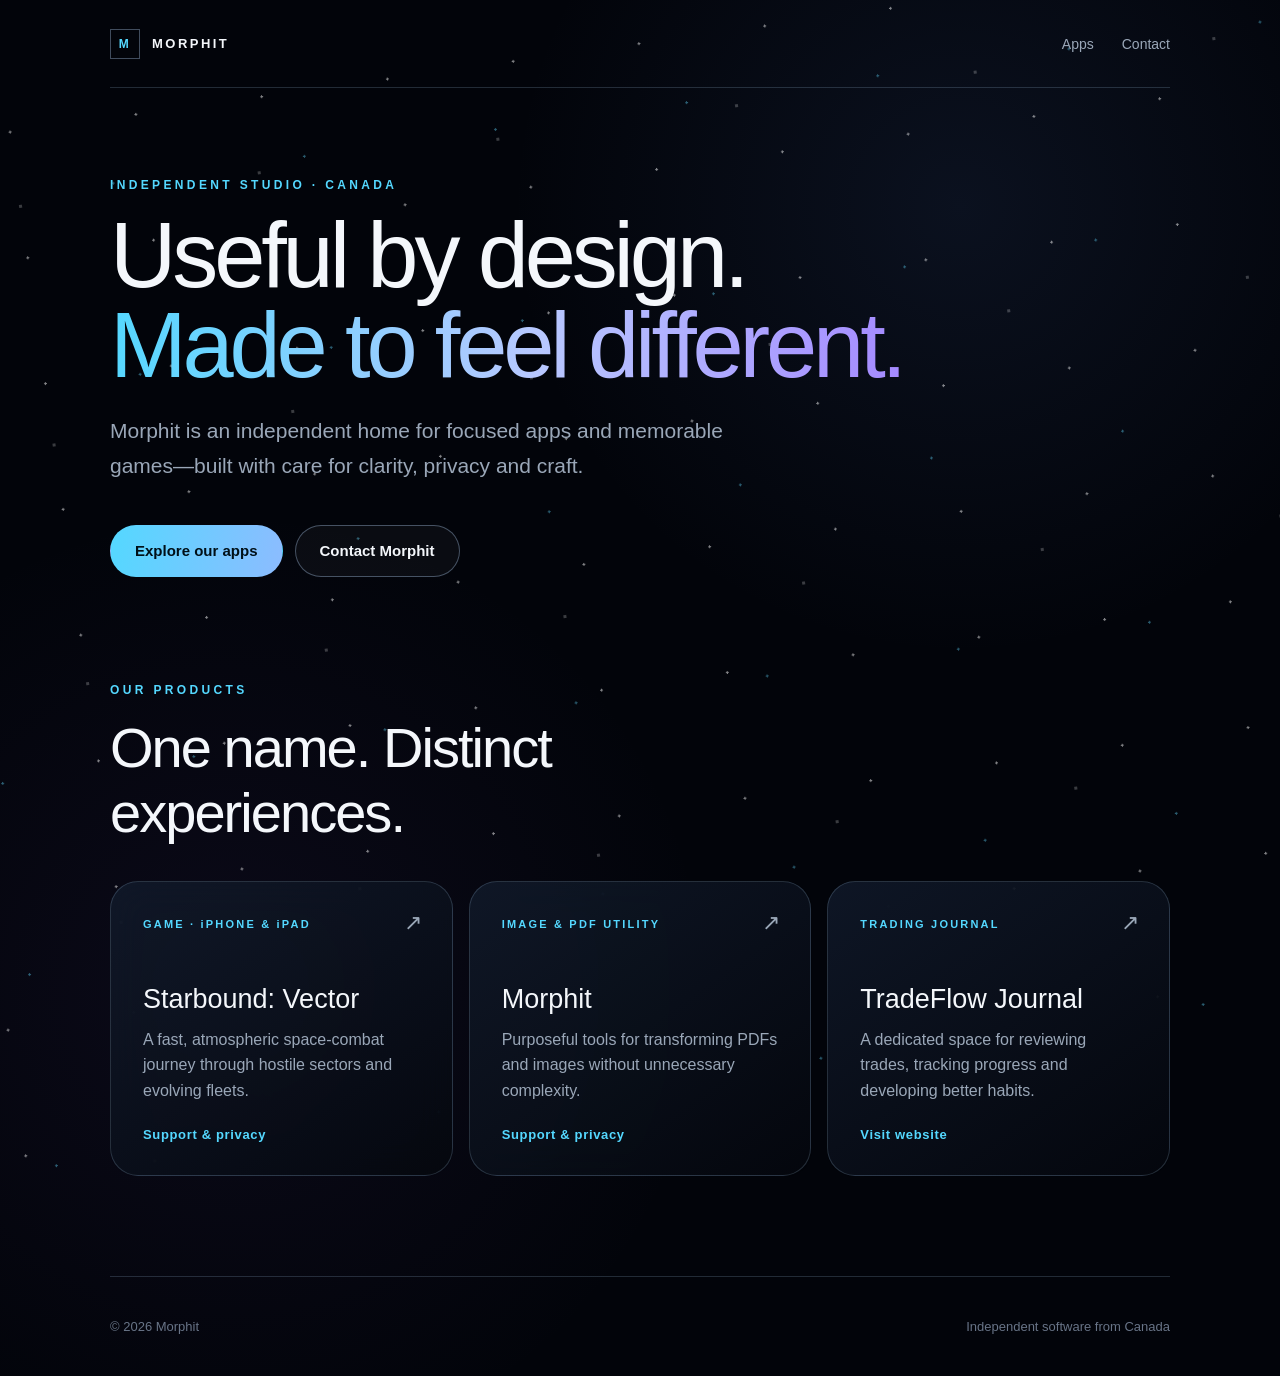
<file: index.html>
<!doctype html>
<html lang="en">
<head>
  <meta charset="utf-8">
  <meta name="viewport" content="width=device-width, initial-scale=1">
  <meta name="description" content="Morphit creates focused, thoughtfully designed apps and games.">
  <meta name="theme-color" content="#02040a">
  <title>Morphit — Independent Apps &amp; Games</title>
  <link rel="stylesheet" href="styles.css">
</head>
<body>
  <div class="stars stars-a" aria-hidden="true"></div>
  <div class="stars stars-b" aria-hidden="true"></div>
  <header class="site-header shell">
    <a class="brand" href="index.html" aria-label="Morphit home">
      <span class="brand-mark" aria-hidden="true">M</span>
      <span>MORPHIT</span>
    </a>
    <nav aria-label="Primary navigation">
      <a href="#products">Apps</a>
      <a href="mailto:morphit.support@gmail.com">Contact</a>
    </nav>
  </header>

  <main>
    <section class="hero shell">
      <p class="eyebrow">INDEPENDENT STUDIO · CANADA</p>
      <h1>Useful by design.<br><span>Made to feel different.</span></h1>
      <p class="hero-copy">Morphit is an independent home for focused apps and memorable games—built with care for clarity, privacy and craft.</p>
      <div class="actions">
        <a class="button primary" href="#products">Explore our apps</a>
        <a class="button secondary" href="mailto:morphit.support@gmail.com">Contact Morphit</a>
      </div>
    </section>

    <section id="products" class="products shell" aria-labelledby="products-title">
      <p class="eyebrow">OUR PRODUCTS</p>
      <h2 id="products-title" class="section-title">One name. Distinct experiences.</h2>
      <div class="cards product-cards">
        <a class="card featured-card" href="starbound-vector/index.html">
          <span class="card-number">GAME · iPHONE &amp; iPAD</span>
          <h2>Starbound: Vector</h2>
          <p>A fast, atmospheric space-combat journey through hostile sectors and evolving fleets.</p>
          <span class="card-link">Support &amp; privacy</span>
          <span class="arrow" aria-hidden="true">↗</span>
        </a>
        <a class="card" href="support.html">
          <span class="card-number">IMAGE &amp; PDF UTILITY</span>
          <h2>Morphit</h2>
          <p>Purposeful tools for transforming PDFs and images without unnecessary complexity.</p>
          <span class="card-link">Support &amp; privacy</span>
          <span class="arrow" aria-hidden="true">↗</span>
        </a>
        <a class="card" href="https://tradeflowjournal.com">
          <span class="card-number">TRADING JOURNAL</span>
          <h2>TradeFlow Journal</h2>
          <p>A dedicated space for reviewing trades, tracking progress and developing better habits.</p>
          <span class="card-link">Visit website</span>
          <span class="arrow" aria-hidden="true">↗</span>
        </a>
      </div>
    </section>
  </main>

  <footer class="shell">
    <span>© 2026 Morphit</span>
    <span>Independent software from Canada</span>
  </footer>
</body>
</html>
</file>
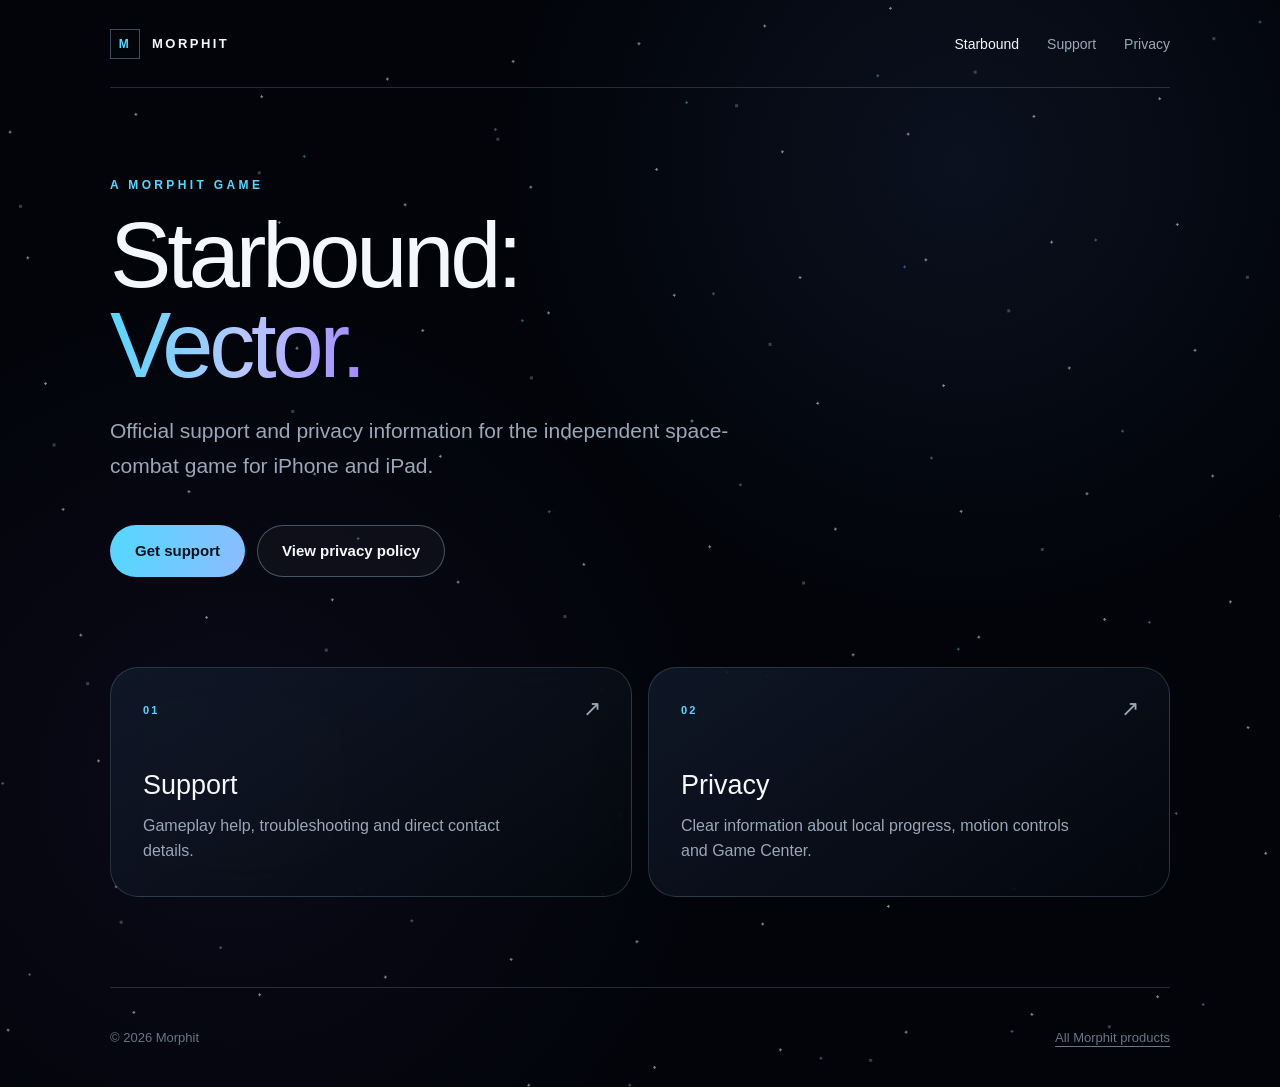
<file: starbound-vector/index.html>
<!doctype html>
<html lang="en">
<head>
  <meta charset="utf-8">
  <meta name="viewport" content="width=device-width, initial-scale=1">
  <meta name="description" content="Official support and privacy information for Starbound: Vector by Morphit.">
  <meta name="theme-color" content="#02040a">
  <title>Starbound: Vector — Morphit</title>
  <link rel="stylesheet" href="../styles.css">
</head>
<body>
  <div class="stars stars-a" aria-hidden="true"></div>
  <div class="stars stars-b" aria-hidden="true"></div>
  <header class="site-header shell">
    <a class="brand" href="../index.html" aria-label="Morphit home">
      <span class="brand-mark" aria-hidden="true">M</span>
      <span>MORPHIT</span>
    </a>
    <nav aria-label="Primary navigation">
      <a aria-current="page" href="index.html">Starbound</a>
      <a href="support.html">Support</a>
      <a href="privacy.html">Privacy</a>
    </nav>
  </header>

  <main>
    <section class="hero shell product-hero">
      <p class="eyebrow">A MORPHIT GAME</p>
      <h1>Starbound:<br><span>Vector.</span></h1>
      <p class="hero-copy">Official support and privacy information for the independent space-combat game for iPhone and iPad.</p>
      <div class="actions">
        <a class="button primary" href="support.html">Get support</a>
        <a class="button secondary" href="privacy.html">View privacy policy</a>
      </div>
    </section>

    <section class="cards shell" aria-label="Starbound Vector information">
      <a class="card" href="support.html">
        <span class="card-number">01</span>
        <h2>Support</h2>
        <p>Gameplay help, troubleshooting and direct contact details.</p>
        <span class="arrow" aria-hidden="true">↗</span>
      </a>
      <a class="card" href="privacy.html">
        <span class="card-number">02</span>
        <h2>Privacy</h2>
        <p>Clear information about local progress, motion controls and Game Center.</p>
        <span class="arrow" aria-hidden="true">↗</span>
      </a>
    </section>
  </main>

  <footer class="shell">
    <span>© 2026 Morphit</span>
    <a href="../index.html">All Morphit products</a>
  </footer>
</body>
</html>
</file>
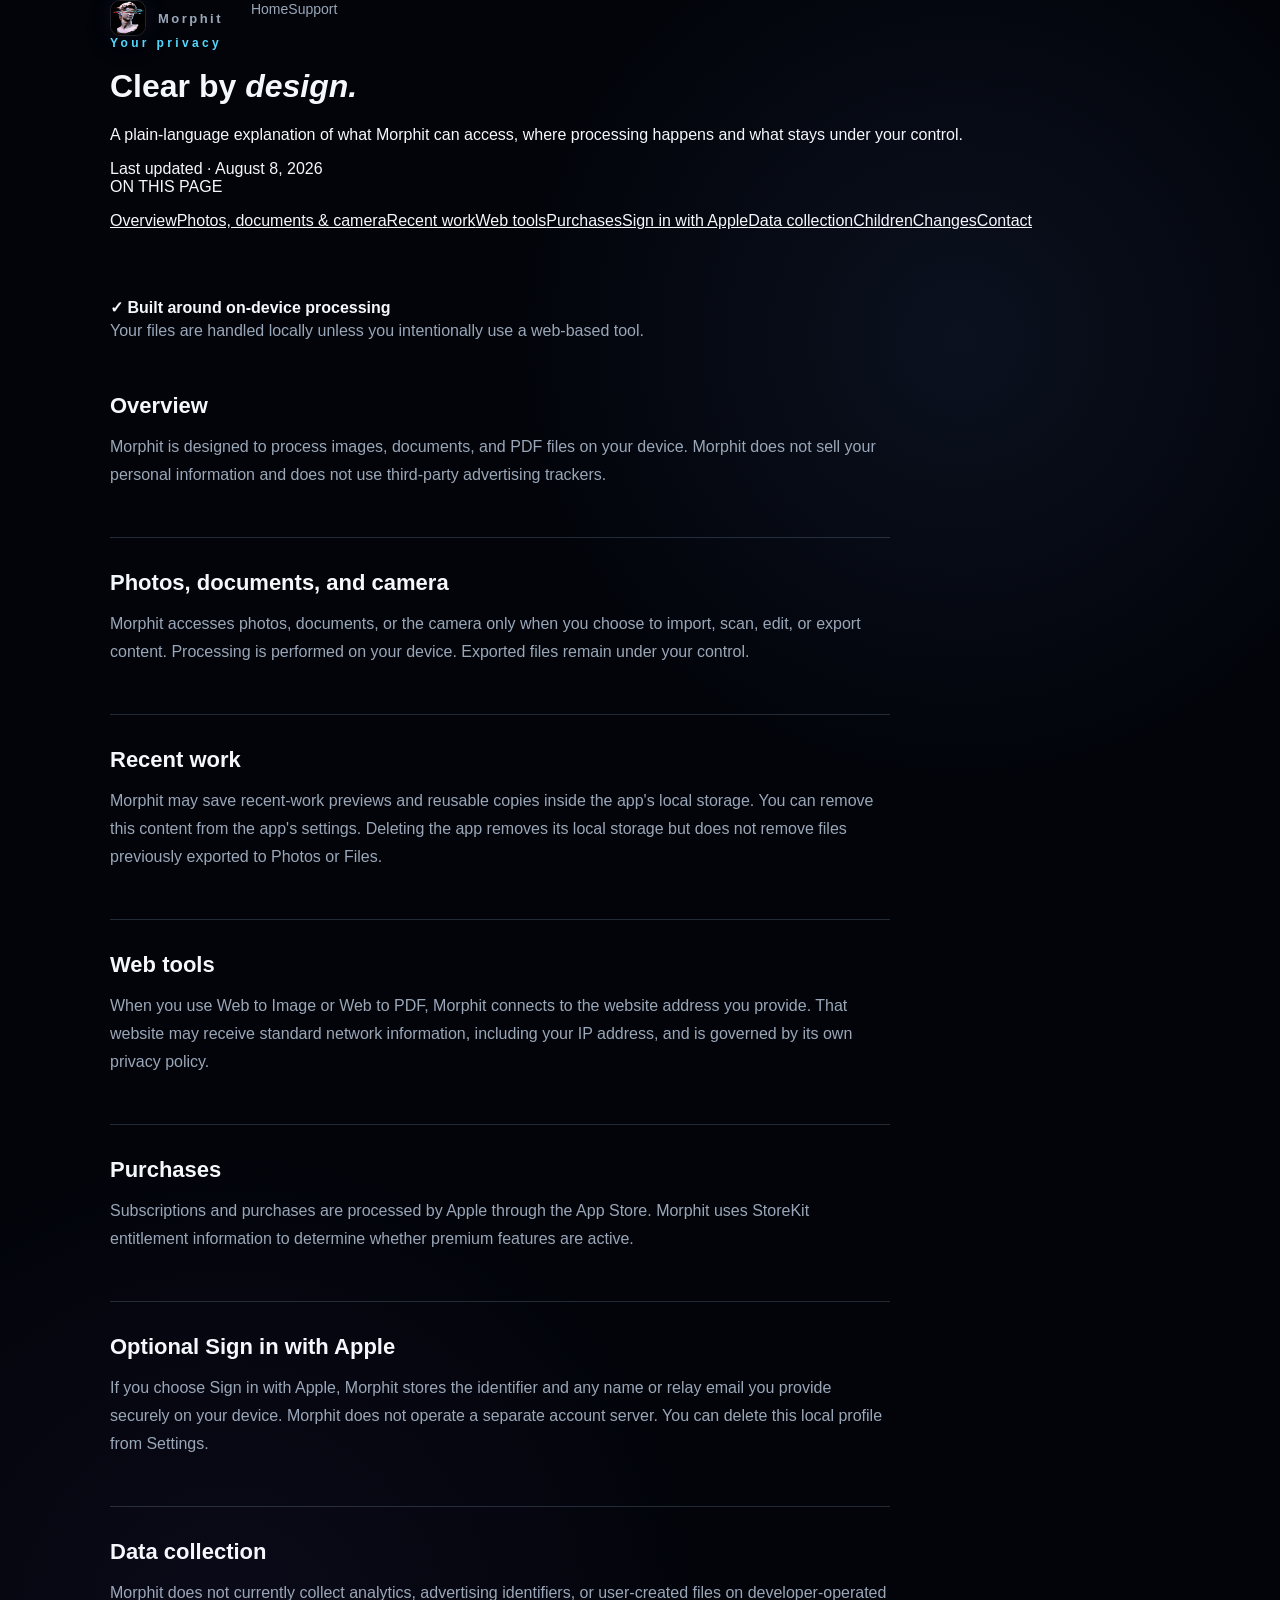
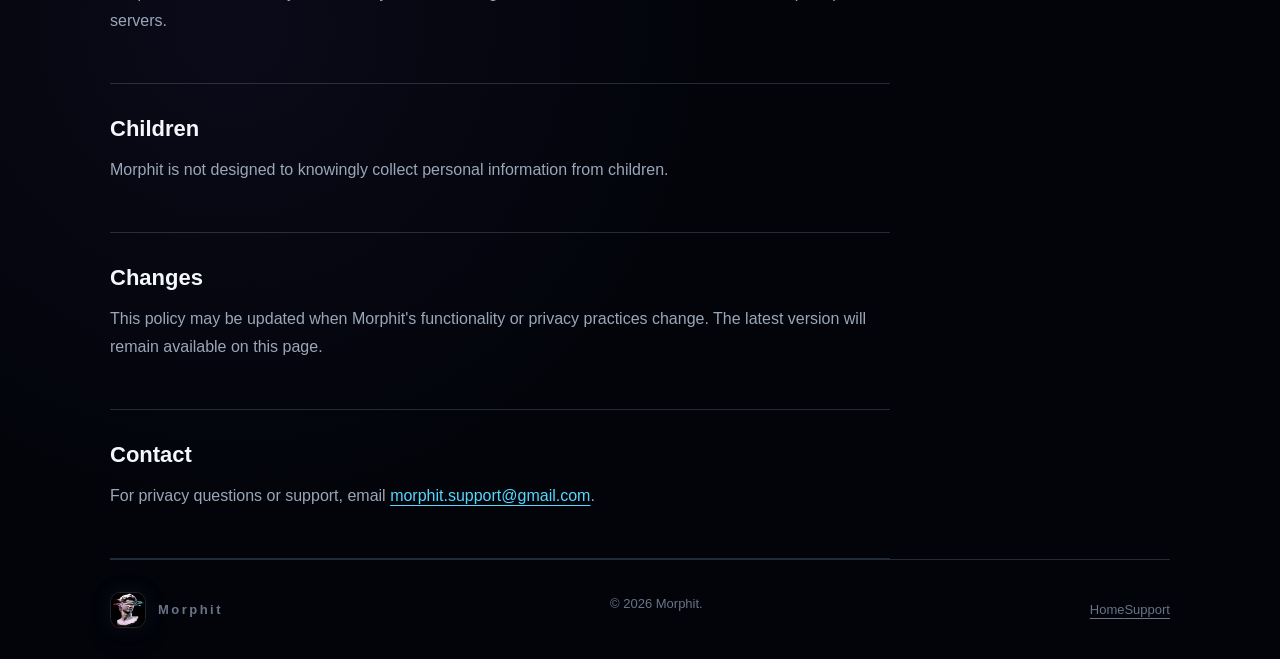
<file: privacy.html>
<!DOCTYPE html>
<html lang="en"><head><meta charset="UTF-8"><meta name="viewport" content="width=device-width,initial-scale=1"><meta name="description" content="Morphit Privacy Policy."><title>Morphit Privacy Policy</title><link rel="icon" type="image/png" href="morphit-icon.png"><link rel="apple-touch-icon" href="morphit-icon.png"><link rel="stylesheet" href="styles.css"><link rel="stylesheet" href="icon.css"></head><body>
<nav class="nav shell"><a class="brand" href="index.html"><img class="brand-icon" src="morphit-icon.png" alt="">Morphit</a><div class="nav-links"><a href="index.html">Home</a><a class="nav-pill" href="support.html">Support</a></div></nav>
<main><header class="page-hero shell"><div class="eyebrow"><span></span>Your privacy</div><h1>Clear by <em>design.</em></h1><p>A plain-language explanation of what Morphit can access, where processing happens and what stays under your control.</p><span class="updated">Last updated · August 8, 2026</span></header><div class="privacy-layout shell"><aside class="toc"><p>ON THIS PAGE</p><a href="#overview">Overview</a><a href="#files">Photos, documents & camera</a><a href="#recent">Recent work</a><a href="#web">Web tools</a><a href="#purchases">Purchases</a><a href="#signin">Sign in with Apple</a><a href="#collection">Data collection</a><a href="#children">Children</a><a href="#changes">Changes</a><a href="#contact">Contact</a></aside><article class="policy"><div class="principle"><b>✓ Built around on-device processing</b><p>Your files are handled locally unless you intentionally use a web-based tool.</p></div>
<section id="overview"><h2>Overview</h2><p>Morphit is designed to process images, documents, and PDF files on your device. Morphit does not sell your personal information and does not use third-party advertising trackers.</p></section>
<section id="files"><h2>Photos, documents, and camera</h2><p>Morphit accesses photos, documents, or the camera only when you choose to import, scan, edit, or export content. Processing is performed on your device. Exported files remain under your control.</p></section>
<section id="recent"><h2>Recent work</h2><p>Morphit may save recent-work previews and reusable copies inside the app's local storage. You can remove this content from the app's settings. Deleting the app removes its local storage but does not remove files previously exported to Photos or Files.</p></section>
<section id="web"><h2>Web tools</h2><p>When you use Web to Image or Web to PDF, Morphit connects to the website address you provide. That website may receive standard network information, including your IP address, and is governed by its own privacy policy.</p></section>
<section id="purchases"><h2>Purchases</h2><p>Subscriptions and purchases are processed by Apple through the App Store. Morphit uses StoreKit entitlement information to determine whether premium features are active.</p></section>
<section id="signin"><h2>Optional Sign in with Apple</h2><p>If you choose Sign in with Apple, Morphit stores the identifier and any name or relay email you provide securely on your device. Morphit does not operate a separate account server. You can delete this local profile from Settings.</p></section>
<section id="collection"><h2>Data collection</h2><p>Morphit does not currently collect analytics, advertising identifiers, or user-created files on developer-operated servers.</p></section>
<section id="children"><h2>Children</h2><p>Morphit is not designed to knowingly collect personal information from children.</p></section>
<section id="changes"><h2>Changes</h2><p>This policy may be updated when Morphit's functionality or privacy practices change. The latest version will remain available on this page.</p></section>
<section id="contact"><h2>Contact</h2><p>For privacy questions or support, email <a href="mailto:morphit.support@gmail.com">morphit.support@gmail.com</a>.</p></section></article></div></main>
<footer class="footer shell"><a class="brand" href="index.html"><img class="brand-icon" src="morphit-icon.png" alt="">Morphit</a><p>© 2026 Morphit.</p><div class="footer-links"><a href="index.html">Home</a><a href="support.html">Support</a></div></footer></body></html>
</file>
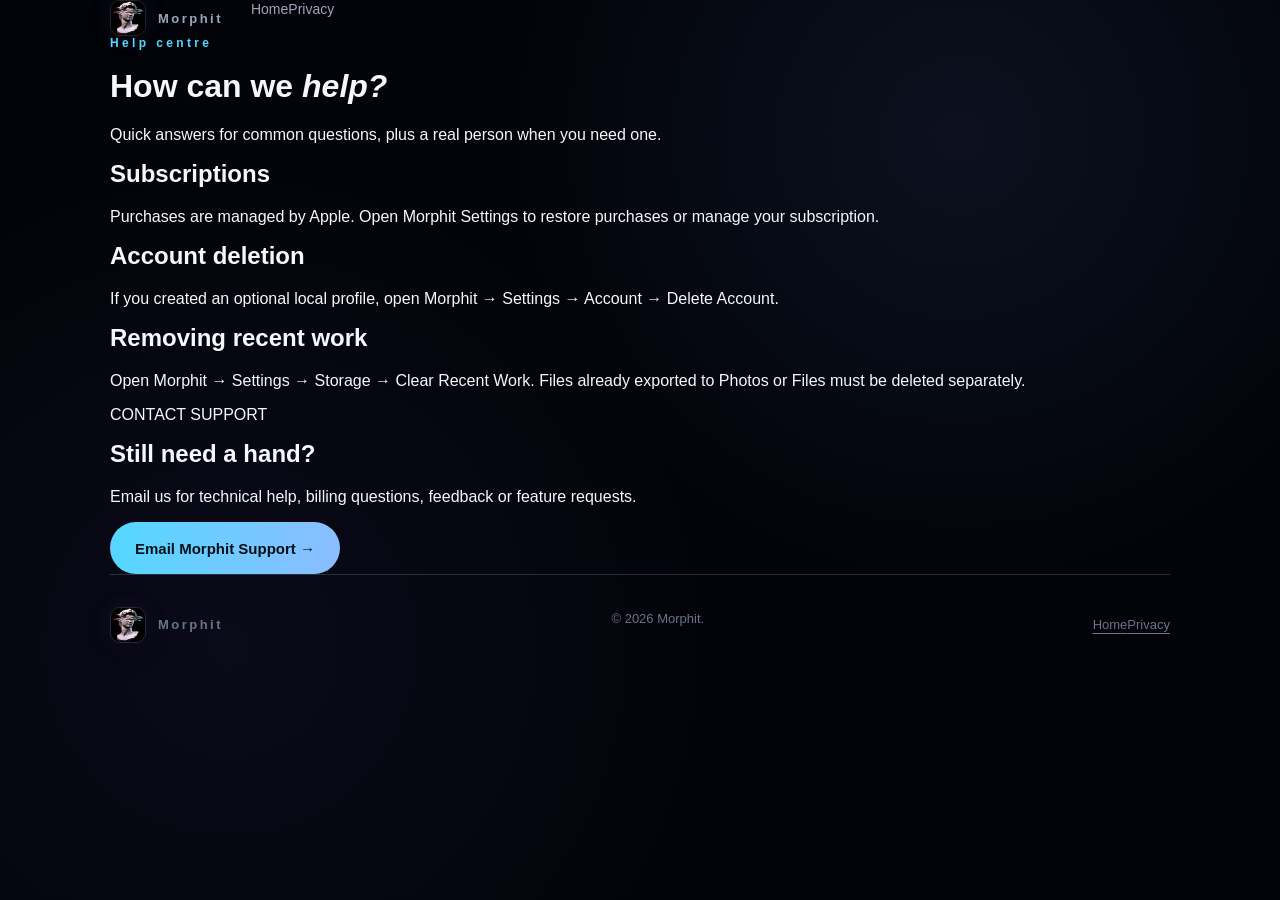
<file: support.html>
<!DOCTYPE html>
<html lang="en"><head><meta charset="UTF-8"><meta name="viewport" content="width=device-width,initial-scale=1"><meta name="description" content="Help and support for Morphit."><title>Morphit Support</title><link rel="icon" type="image/png" href="morphit-icon.png"><link rel="apple-touch-icon" href="morphit-icon.png"><link rel="stylesheet" href="styles.css"><link rel="stylesheet" href="icon.css"></head><body>
<nav class="nav shell"><a class="brand" href="index.html"><img class="brand-icon" src="morphit-icon.png" alt="">Morphit</a><div class="nav-links"><a href="index.html">Home</a><a class="nav-pill" href="privacy.html">Privacy</a></div></nav>
<main><header class="page-hero shell"><div class="eyebrow"><span></span>Help centre</div><h1>How can we <em>help?</em></h1><p>Quick answers for common questions, plus a real person when you need one.</p></header><section class="support-layout shell"><div class="support-topics"><article class="support-card"><h2>Subscriptions</h2><p>Purchases are managed by Apple. Open Morphit Settings to restore purchases or manage your subscription.</p></article><article class="support-card"><h2>Account deletion</h2><p>If you created an optional local profile, open Morphit → Settings → Account → Delete Account.</p></article><article class="support-card"><h2>Removing recent work</h2><p>Open Morphit → Settings → Storage → Clear Recent Work. Files already exported to Photos or Files must be deleted separately.</p></article></div><aside class="contact-card"><p class="mini">CONTACT SUPPORT</p><h2>Still need a hand?</h2><p>Email us for technical help, billing questions, feedback or feature requests.</p><a class="button primary" href="mailto:morphit.support@gmail.com">Email Morphit Support →</a></aside></section></main>
<footer class="footer shell"><a class="brand" href="index.html"><img class="brand-icon" src="morphit-icon.png" alt="">Morphit</a><p>© 2026 Morphit.</p><div class="footer-links"><a href="index.html">Home</a><a href="privacy.html">Privacy</a></div></footer></body></html>
</file>
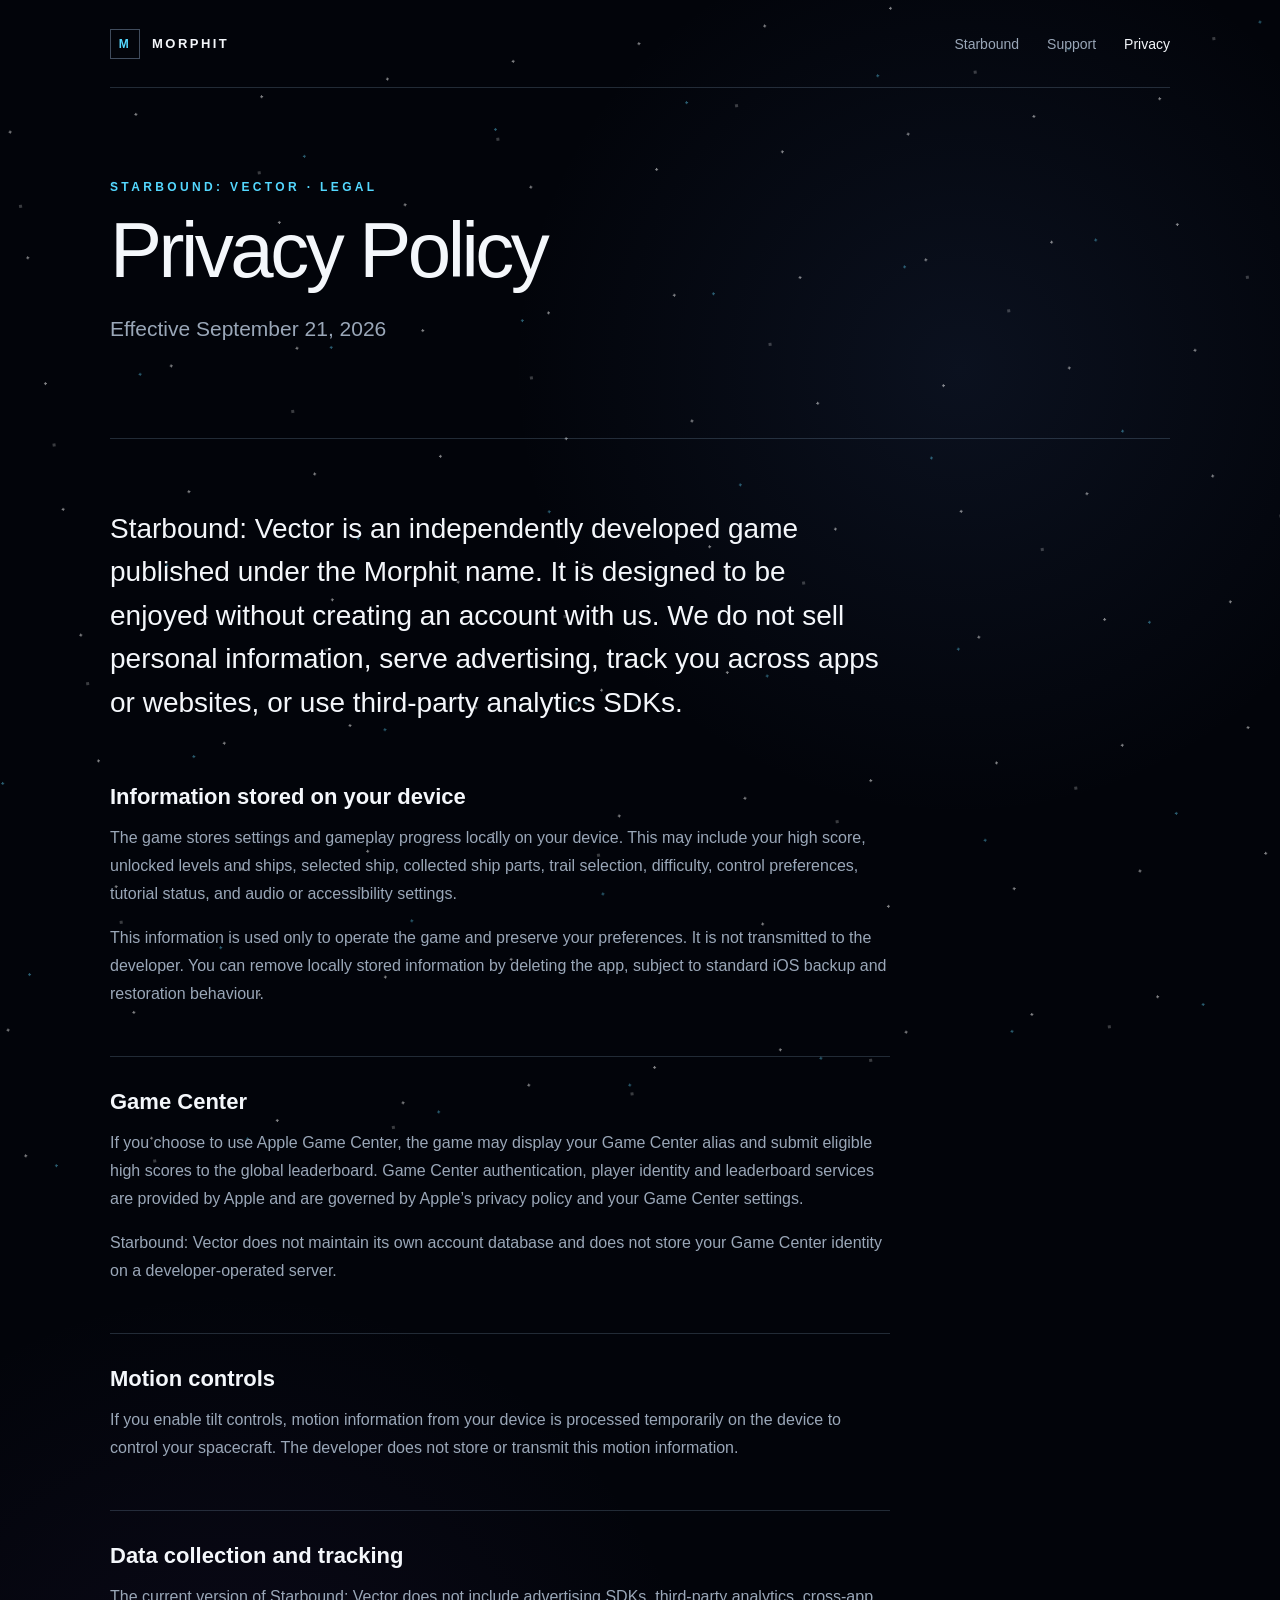
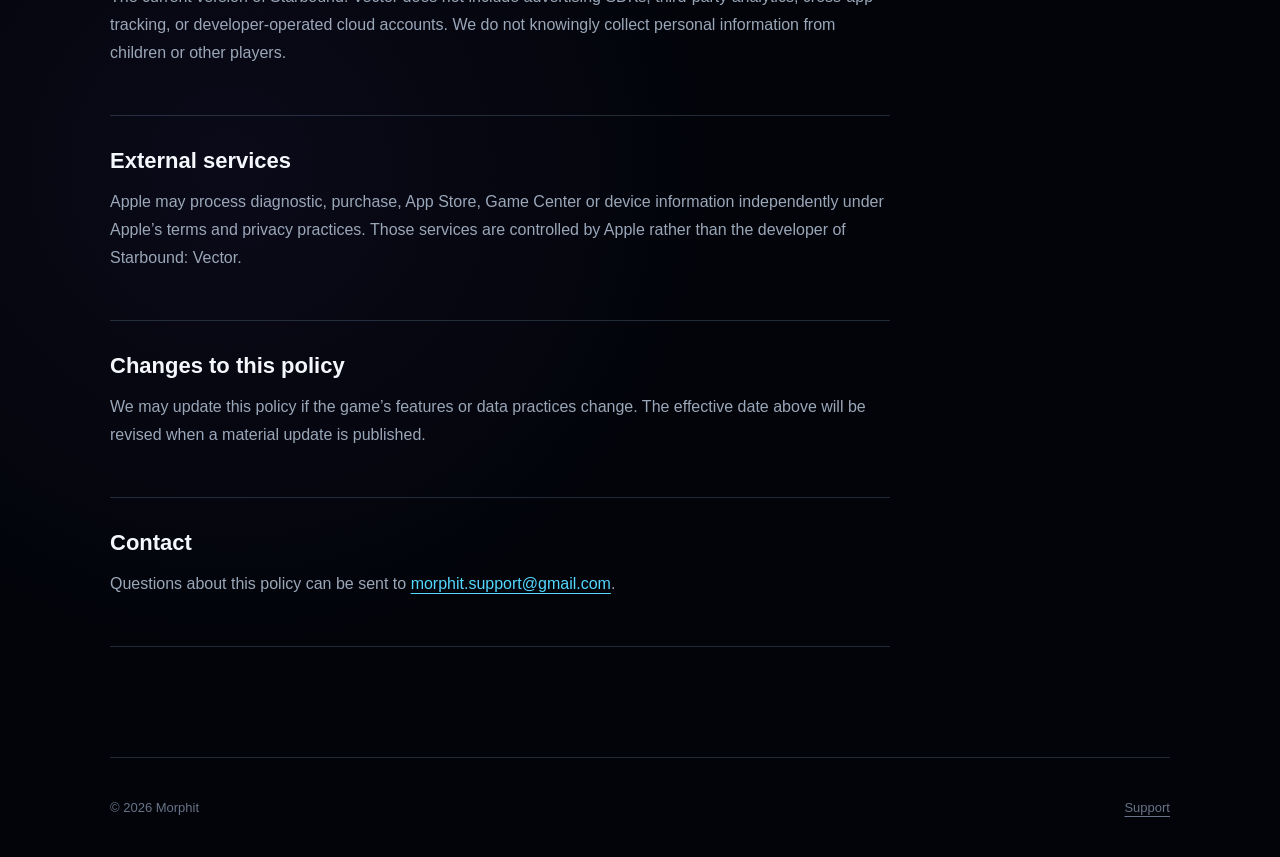
<file: starbound-vector/privacy.html>
<!doctype html>
<html lang="en">
<head>
  <meta charset="utf-8">
  <meta name="viewport" content="width=device-width, initial-scale=1">
  <meta name="description" content="Privacy Policy for Starbound: Vector by Morphit.">
  <meta name="theme-color" content="#02040a">
  <title>Privacy Policy — Starbound: Vector</title>
  <link rel="stylesheet" href="../styles.css">
</head>
<body>
  <div class="stars stars-a" aria-hidden="true"></div>
  <div class="stars stars-b" aria-hidden="true"></div>
  <header class="site-header shell">
    <a class="brand" href="../index.html" aria-label="Morphit home">
      <span class="brand-mark" aria-hidden="true">M</span>
      <span>MORPHIT</span>
    </a>
    <nav aria-label="Primary navigation">
      <a href="index.html">Starbound</a>
      <a href="support.html">Support</a>
      <a aria-current="page" href="privacy.html">Privacy</a>
    </nav>
  </header>

  <main class="document shell">
    <header class="document-heading">
      <p class="eyebrow">STARBOUND: VECTOR · LEGAL</p>
      <h1>Privacy Policy</h1>
      <p>Effective September 21, 2026</p>
    </header>

    <article class="policy">
      <p class="lead">Starbound: Vector is an independently developed game published under the Morphit name. It is designed to be enjoyed without creating an account with us. We do not sell personal information, serve advertising, track you across apps or websites, or use third-party analytics SDKs.</p>

      <section>
        <h2>Information stored on your device</h2>
        <p>The game stores settings and gameplay progress locally on your device. This may include your high score, unlocked levels and ships, selected ship, collected ship parts, trail selection, difficulty, control preferences, tutorial status, and audio or accessibility settings.</p>
        <p>This information is used only to operate the game and preserve your preferences. It is not transmitted to the developer. You can remove locally stored information by deleting the app, subject to standard iOS backup and restoration behaviour.</p>
      </section>

      <section>
        <h2>Game Center</h2>
        <p>If you choose to use Apple Game Center, the game may display your Game Center alias and submit eligible high scores to the global leaderboard. Game Center authentication, player identity and leaderboard services are provided by Apple and are governed by Apple’s privacy policy and your Game Center settings.</p>
        <p>Starbound: Vector does not maintain its own account database and does not store your Game Center identity on a developer-operated server.</p>
      </section>

      <section>
        <h2>Motion controls</h2>
        <p>If you enable tilt controls, motion information from your device is processed temporarily on the device to control your spacecraft. The developer does not store or transmit this motion information.</p>
      </section>

      <section>
        <h2>Data collection and tracking</h2>
        <p>The current version of Starbound: Vector does not include advertising SDKs, third-party analytics, cross-app tracking, or developer-operated cloud accounts. We do not knowingly collect personal information from children or other players.</p>
      </section>

      <section>
        <h2>External services</h2>
        <p>Apple may process diagnostic, purchase, App Store, Game Center or device information independently under Apple’s terms and privacy practices. Those services are controlled by Apple rather than the developer of Starbound: Vector.</p>
      </section>

      <section>
        <h2>Changes to this policy</h2>
        <p>We may update this policy if the game’s features or data practices change. The effective date above will be revised when a material update is published.</p>
      </section>

      <section>
        <h2>Contact</h2>
        <p>Questions about this policy can be sent to <a href="mailto:morphit.support@gmail.com?subject=Starbound%3A%20Vector%20Privacy">morphit.support@gmail.com</a>.</p>
      </section>
    </article>
  </main>

  <footer class="shell">
    <span>© 2026 Morphit</span>
    <a href="support.html">Support</a>
  </footer>
</body>
</html>
</file>
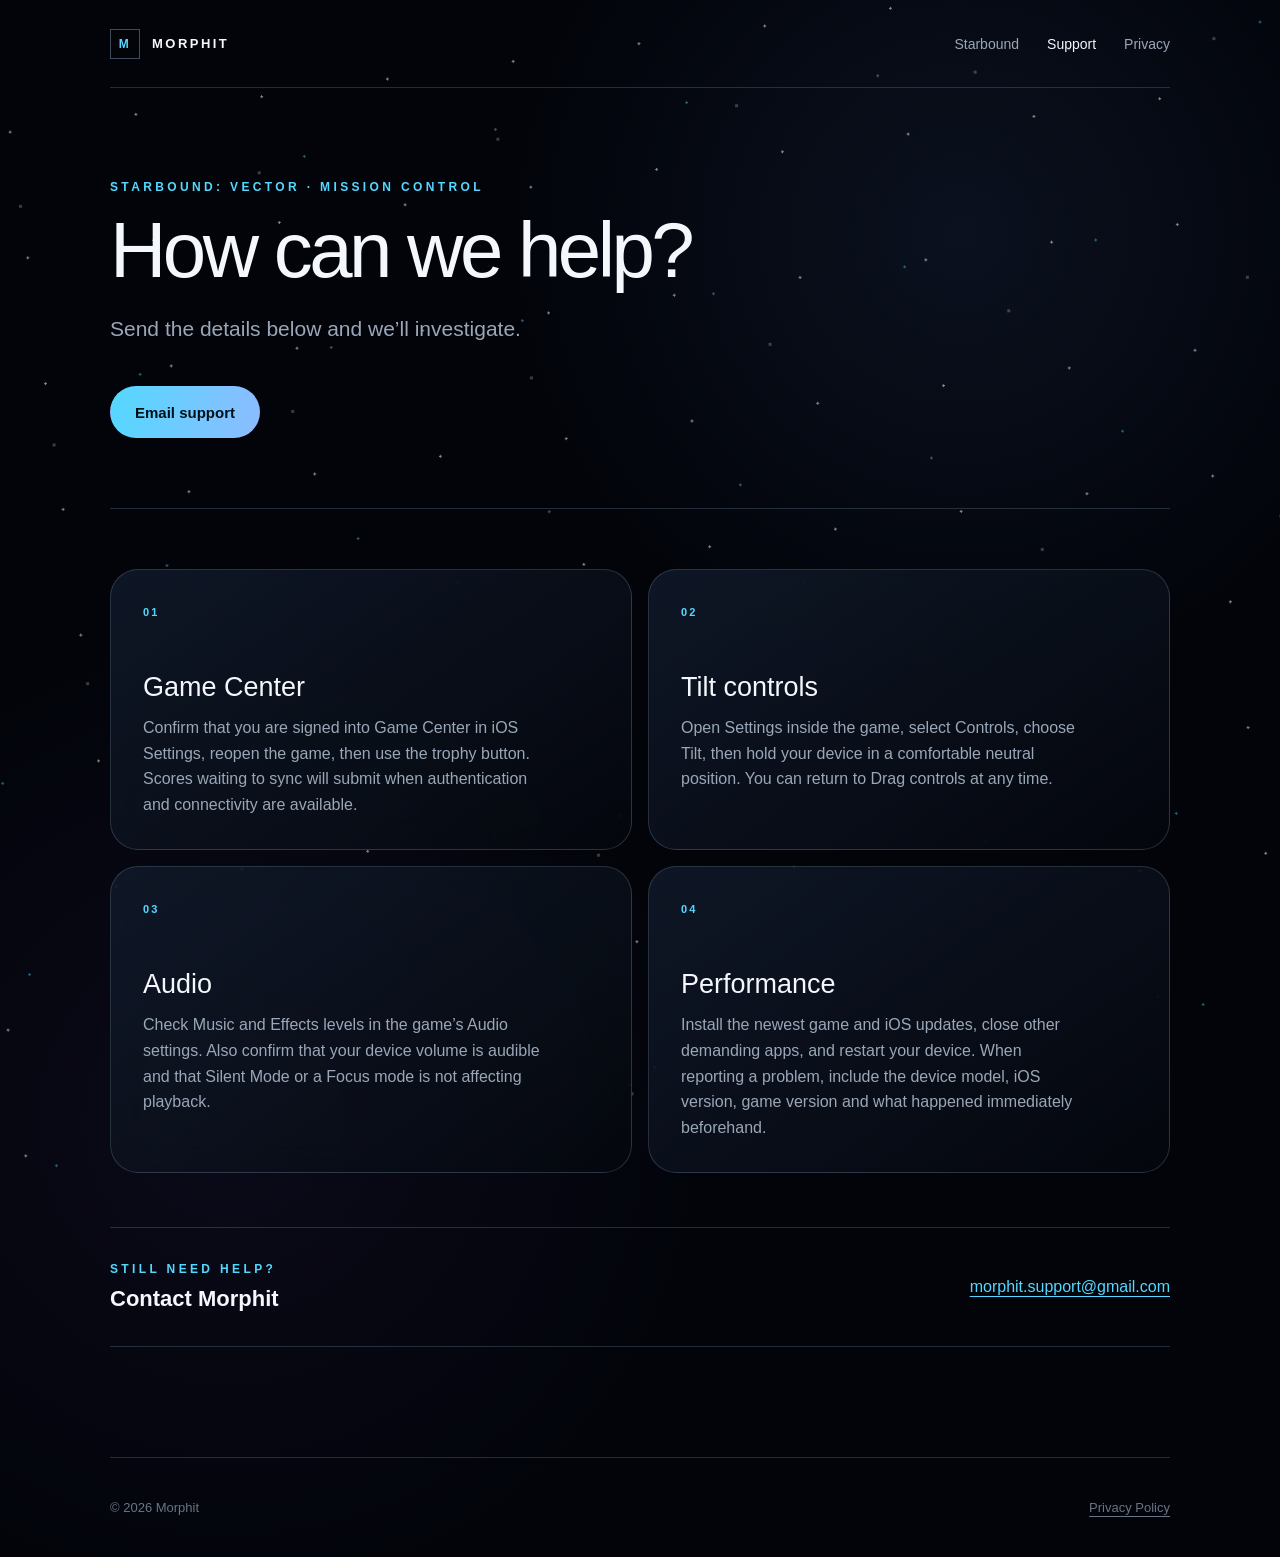
<file: starbound-vector/support.html>
<!doctype html>
<html lang="en">
<head>
  <meta charset="utf-8">
  <meta name="viewport" content="width=device-width, initial-scale=1">
  <meta name="description" content="Support and troubleshooting for Starbound: Vector by Morphit.">
  <meta name="theme-color" content="#02040a">
  <title>Support — Starbound: Vector</title>
  <link rel="stylesheet" href="../styles.css">
</head>
<body>
  <div class="stars stars-a" aria-hidden="true"></div>
  <div class="stars stars-b" aria-hidden="true"></div>
  <header class="site-header shell">
    <a class="brand" href="../index.html" aria-label="Morphit home">
      <span class="brand-mark" aria-hidden="true">M</span>
      <span>MORPHIT</span>
    </a>
    <nav aria-label="Primary navigation">
      <a href="index.html">Starbound</a>
      <a aria-current="page" href="support.html">Support</a>
      <a href="privacy.html">Privacy</a>
    </nav>
  </header>

  <main class="document shell">
    <header class="document-heading">
      <p class="eyebrow">STARBOUND: VECTOR · MISSION CONTROL</p>
      <h1>How can we help?</h1>
      <p>Send the details below and we’ll investigate.</p>
      <a class="button primary" href="mailto:morphit.support@gmail.com?subject=Starbound%3A%20Vector%20Support&amp;body=Device%3A%0AiOS%20version%3A%0AGame%20version%3A%0ADescribe%20the%20issue%3A%0A">Email support</a>
    </header>

    <section class="support-grid">
      <article class="support-panel">
        <span class="card-number">01</span>
        <h2>Game Center</h2>
        <p>Confirm that you are signed into Game Center in iOS Settings, reopen the game, then use the trophy button. Scores waiting to sync will submit when authentication and connectivity are available.</p>
      </article>
      <article class="support-panel">
        <span class="card-number">02</span>
        <h2>Tilt controls</h2>
        <p>Open Settings inside the game, select Controls, choose Tilt, then hold your device in a comfortable neutral position. You can return to Drag controls at any time.</p>
      </article>
      <article class="support-panel">
        <span class="card-number">03</span>
        <h2>Audio</h2>
        <p>Check Music and Effects levels in the game’s Audio settings. Also confirm that your device volume is audible and that Silent Mode or a Focus mode is not affecting playback.</p>
      </article>
      <article class="support-panel">
        <span class="card-number">04</span>
        <h2>Performance</h2>
        <p>Install the newest game and iOS updates, close other demanding apps, and restart your device. When reporting a problem, include the device model, iOS version, game version and what happened immediately beforehand.</p>
      </article>
    </section>

    <section class="contact-strip">
      <div>
        <p class="eyebrow">STILL NEED HELP?</p>
        <h2>Contact Morphit</h2>
      </div>
      <a href="mailto:morphit.support@gmail.com?subject=Starbound%3A%20Vector%20Support">morphit.support@gmail.com</a>
    </section>
  </main>

  <footer class="shell">
    <span>© 2026 Morphit</span>
    <a href="privacy.html">Privacy Policy</a>
  </footer>
</body>
</html>
</file>
<file: styles.css>
:root {
  color-scheme: dark;
  --bg: #02040a;
  --panel: rgba(12, 18, 29, 0.74);
  --line: rgba(185, 218, 255, 0.18);
  --line-strong: rgba(185, 218, 255, 0.34);
  --text: #f4f7fb;
  --muted: #9aa7b8;
  --cyan: #54d8ff;
  --violet: #a489ff;
  --max: 1060px;
}

* { box-sizing: border-box; }

html { scroll-behavior: smooth; }

body {
  min-height: 100vh;
  margin: 0;
  overflow-x: hidden;
  color: var(--text);
  background:
    radial-gradient(circle at 75% 15%, rgba(70, 104, 172, 0.13), transparent 28rem),
    radial-gradient(circle at 18% 72%, rgba(93, 62, 157, 0.10), transparent 30rem),
    var(--bg);
  font-family: -apple-system, BlinkMacSystemFont, "SF Pro Display", "Helvetica Neue", sans-serif;
  -webkit-font-smoothing: antialiased;
}

a { color: inherit; }

.shell {
  width: min(calc(100% - 40px), var(--max));
  margin-inline: auto;
}

.stars {
  position: fixed;
  inset: -30%;
  z-index: -1;
  pointer-events: none;
  background-repeat: repeat;
  transform: rotate(-8deg);
}

.stars-a {
  opacity: 0.55;
  background-image:
    radial-gradient(circle, rgba(255,255,255,.92) 0 1px, transparent 1.4px),
    radial-gradient(circle, rgba(95,216,255,.76) 0 1px, transparent 1.3px);
  background-position: 0 0, 57px 93px;
  background-size: 127px 127px, 193px 193px;
  animation: drift 38s linear infinite;
}

.stars-b {
  opacity: 0.26;
  background-image: radial-gradient(circle, rgba(255,255,255,.85) 0 1.4px, transparent 1.8px);
  background-position: 83px 31px;
  background-size: 241px 241px;
  animation: drift 70s linear infinite reverse;
}

@keyframes drift {
  to { transform: rotate(-8deg) translate3d(110px, 240px, 0); }
}

.site-header {
  min-height: 88px;
  display: flex;
  align-items: center;
  justify-content: space-between;
  gap: 24px;
  border-bottom: 1px solid var(--line);
}

.brand {
  display: inline-flex;
  align-items: center;
  gap: 12px;
  text-decoration: none;
  font-size: 13px;
  font-weight: 600;
  letter-spacing: .19em;
}

.brand-mark {
  display: grid;
  place-items: center;
  width: 30px;
  height: 30px;
  color: var(--cyan);
  border: 1px solid var(--line-strong);
  font-size: 12px;
  font-weight: 700;
}

nav { display: flex; gap: 28px; }

nav a {
  color: var(--muted);
  text-decoration: none;
  font-size: 14px;
  transition: color .2s ease;
}

nav a:hover,
nav a[aria-current="page"] { color: var(--text); }

.hero {
  min-height: 64vh;
  display: flex;
  flex-direction: column;
  justify-content: center;
  padding-block: 90px;
}

.eyebrow {
  margin: 0 0 18px;
  color: var(--cyan);
  font-size: 12px;
  font-weight: 700;
  letter-spacing: .28em;
}

h1, h2, p { margin-top: 0; }

.hero h1,
.document-heading h1 {
  max-width: 860px;
  margin-bottom: 24px;
  font-size: clamp(46px, 8vw, 92px);
  font-weight: 300;
  line-height: .98;
  letter-spacing: -.045em;
}

.hero h1 span {
  color: transparent;
  background: linear-gradient(95deg, var(--cyan), #b8c8ff 54%, var(--violet));
  background-clip: text;
  -webkit-background-clip: text;
}

.hero-copy,
.document-heading > p:not(.eyebrow) {
  max-width: 650px;
  color: var(--muted);
  font-size: clamp(17px, 2.3vw, 21px);
  line-height: 1.65;
}

.actions {
  display: flex;
  flex-wrap: wrap;
  gap: 12px;
  margin-top: 20px;
}

.button {
  min-height: 52px;
  display: inline-flex;
  align-items: center;
  justify-content: center;
  padding: 0 24px;
  border: 1px solid var(--line-strong);
  border-radius: 999px;
  text-decoration: none;
  font-size: 15px;
  font-weight: 600;
  transition: transform .2s ease, border-color .2s ease, background .2s ease;
}

.button:hover { transform: translateY(-2px); }

.button.primary {
  color: #001018;
  border-color: transparent;
  background: linear-gradient(100deg, var(--cyan), #8cbcff);
}

.button.secondary { background: rgba(255,255,255,.035); }

.cards {
  display: grid;
  grid-template-columns: repeat(2, minmax(0, 1fr));
  gap: 16px;
  padding-bottom: 90px;
}

.products { padding-block: 16px 100px; }

.section-title {
  max-width: 720px;
  margin: 0 0 36px;
  font-size: clamp(34px, 5vw, 56px);
  font-weight: 300;
  letter-spacing: -.035em;
}

.product-cards {
  grid-template-columns: repeat(3, minmax(0, 1fr));
  padding-bottom: 0;
}

.featured-card {
  border-color: rgba(84, 216, 255, .34);
  background:
    radial-gradient(circle at 82% 18%, rgba(84, 216, 255, .14), transparent 13rem),
    linear-gradient(145deg, rgba(18,28,45,.88), rgba(5,8,14,.82));
}

.card-link {
  display: inline-block;
  margin-top: 24px;
  color: var(--cyan);
  font-size: 13px;
  font-weight: 650;
  letter-spacing: .05em;
}

.muted-link { color: var(--muted); }

.product-hero { min-height: 58vh; }

.card,
.support-panel {
  position: relative;
  min-height: 230px;
  padding: 32px;
  overflow: hidden;
  border: 1px solid var(--line);
  border-radius: 28px;
  background: linear-gradient(145deg, rgba(18,28,45,.78), rgba(5,8,14,.78));
  backdrop-filter: blur(18px);
  -webkit-backdrop-filter: blur(18px);
}

.card {
  text-decoration: none;
  transition: transform .25s ease, border-color .25s ease;
}

.card:hover {
  transform: translateY(-5px);
  border-color: var(--line-strong);
}

.card-number {
  color: var(--cyan);
  font-size: 11px;
  font-weight: 700;
  letter-spacing: .2em;
}

.card h2,
.support-panel h2 {
  margin: 52px 0 12px;
  font-size: 27px;
  font-weight: 500;
}

.card p,
.support-panel p {
  max-width: 400px;
  margin-bottom: 0;
  color: var(--muted);
  line-height: 1.6;
}

.arrow {
  position: absolute;
  top: 28px;
  right: 30px;
  color: var(--muted);
  font-size: 22px;
}

.document { padding-block: 92px 110px; }

.document-heading {
  padding-bottom: 70px;
  border-bottom: 1px solid var(--line);
}

.document-heading h1 { font-size: clamp(46px, 7vw, 78px); }
.document-heading .button { margin-top: 18px; }

.policy {
  width: min(100%, 780px);
  padding-top: 68px;
}

.policy .lead {
  color: var(--text);
  font-size: clamp(20px, 3vw, 28px);
  font-weight: 300;
  line-height: 1.55;
}

.policy section {
  padding-block: 32px;
  border-bottom: 1px solid var(--line);
}

.policy h2,
.contact-strip h2 {
  margin-bottom: 14px;
  font-size: 22px;
  font-weight: 560;
}

.policy p {
  color: var(--muted);
  font-size: 16px;
  line-height: 1.75;
}

.policy a,
.contact-strip a {
  color: var(--cyan);
  text-underline-offset: 4px;
}

.support-grid {
  display: grid;
  grid-template-columns: repeat(2, minmax(0, 1fr));
  gap: 16px;
  padding-top: 60px;
}

.support-panel { min-height: 270px; }

.contact-strip {
  margin-top: 54px;
  padding: 34px 0;
  display: flex;
  align-items: center;
  justify-content: space-between;
  gap: 30px;
  border-top: 1px solid var(--line);
  border-bottom: 1px solid var(--line);
}

.contact-strip .eyebrow { margin-bottom: 10px; }
.contact-strip h2 { margin-bottom: 0; }

footer {
  min-height: 100px;
  display: flex;
  align-items: center;
  justify-content: space-between;
  gap: 20px;
  color: #687487;
  border-top: 1px solid var(--line);
  font-size: 13px;
}

footer a { text-underline-offset: 4px; }

@media (max-width: 700px) {
  .shell { width: min(calc(100% - 28px), var(--max)); }
  .site-header { min-height: 76px; }
  .brand { font-size: 11px; letter-spacing: .12em; }
  .brand-mark { display: none; }
  nav { gap: 16px; }
  .hero { min-height: 68vh; padding-block: 70px; }
  .cards,
  .support-grid { grid-template-columns: 1fr; }
  .document { padding-block: 70px 86px; }
  .document-heading { padding-bottom: 50px; }
  .policy { padding-top: 40px; }
  .contact-strip { align-items: flex-start; flex-direction: column; }
  footer { align-items: flex-start; flex-direction: column; justify-content: center; }
}

@media (min-width: 701px) and (max-width: 940px) {
  .product-cards { grid-template-columns: repeat(2, minmax(0, 1fr)); }
}

@media (prefers-reduced-motion: reduce) {
  html { scroll-behavior: auto; }
  .stars { animation: none; }
  .button,
  .card { transition: none; }
}
</file>
<file: icon.css>
.brand-icon {
  width: 36px;
  height: 36px;
  display: block;
  object-fit: cover;
  border: 1px solid rgba(255, 255, 255, 0.13);
  border-radius: 10px;
  box-shadow: 0 8px 22px rgba(0, 0, 0, 0.38),
    0 0 22px rgba(143, 124, 255, 0.1);
}
</file>
